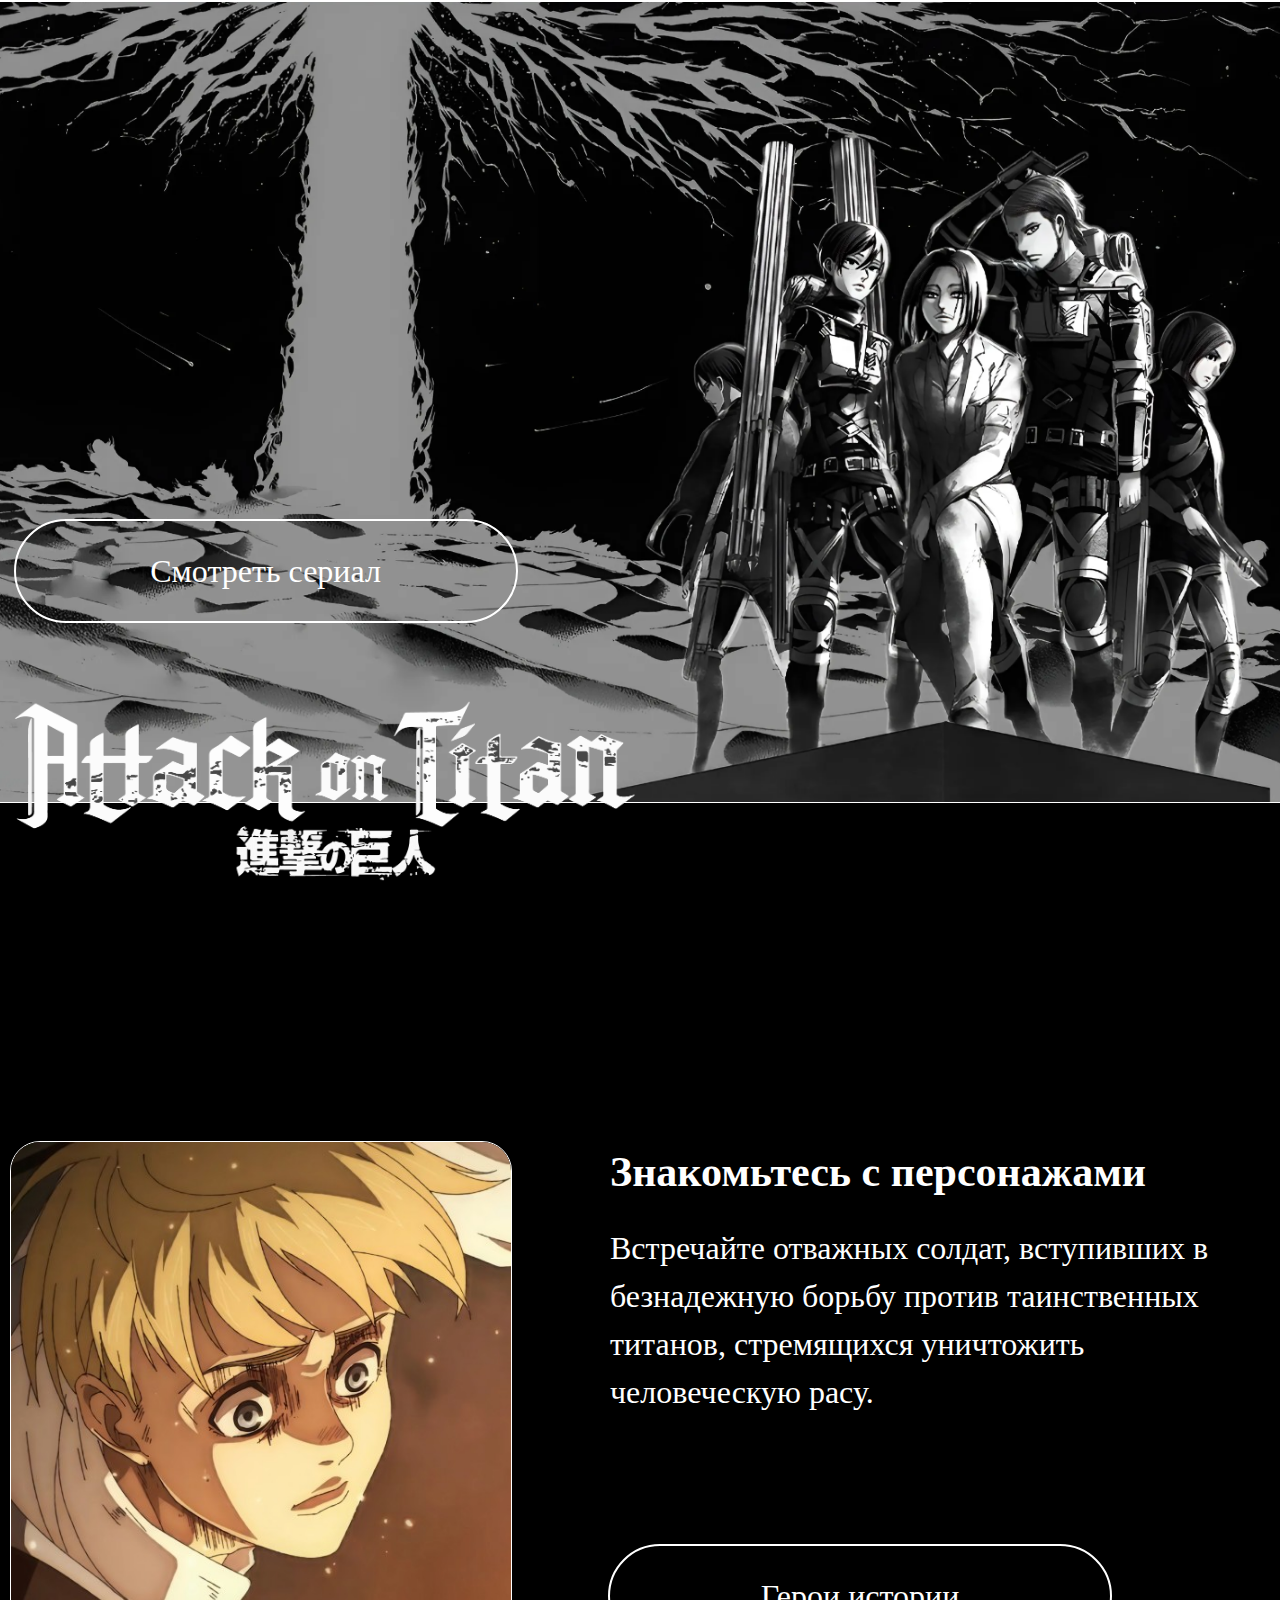
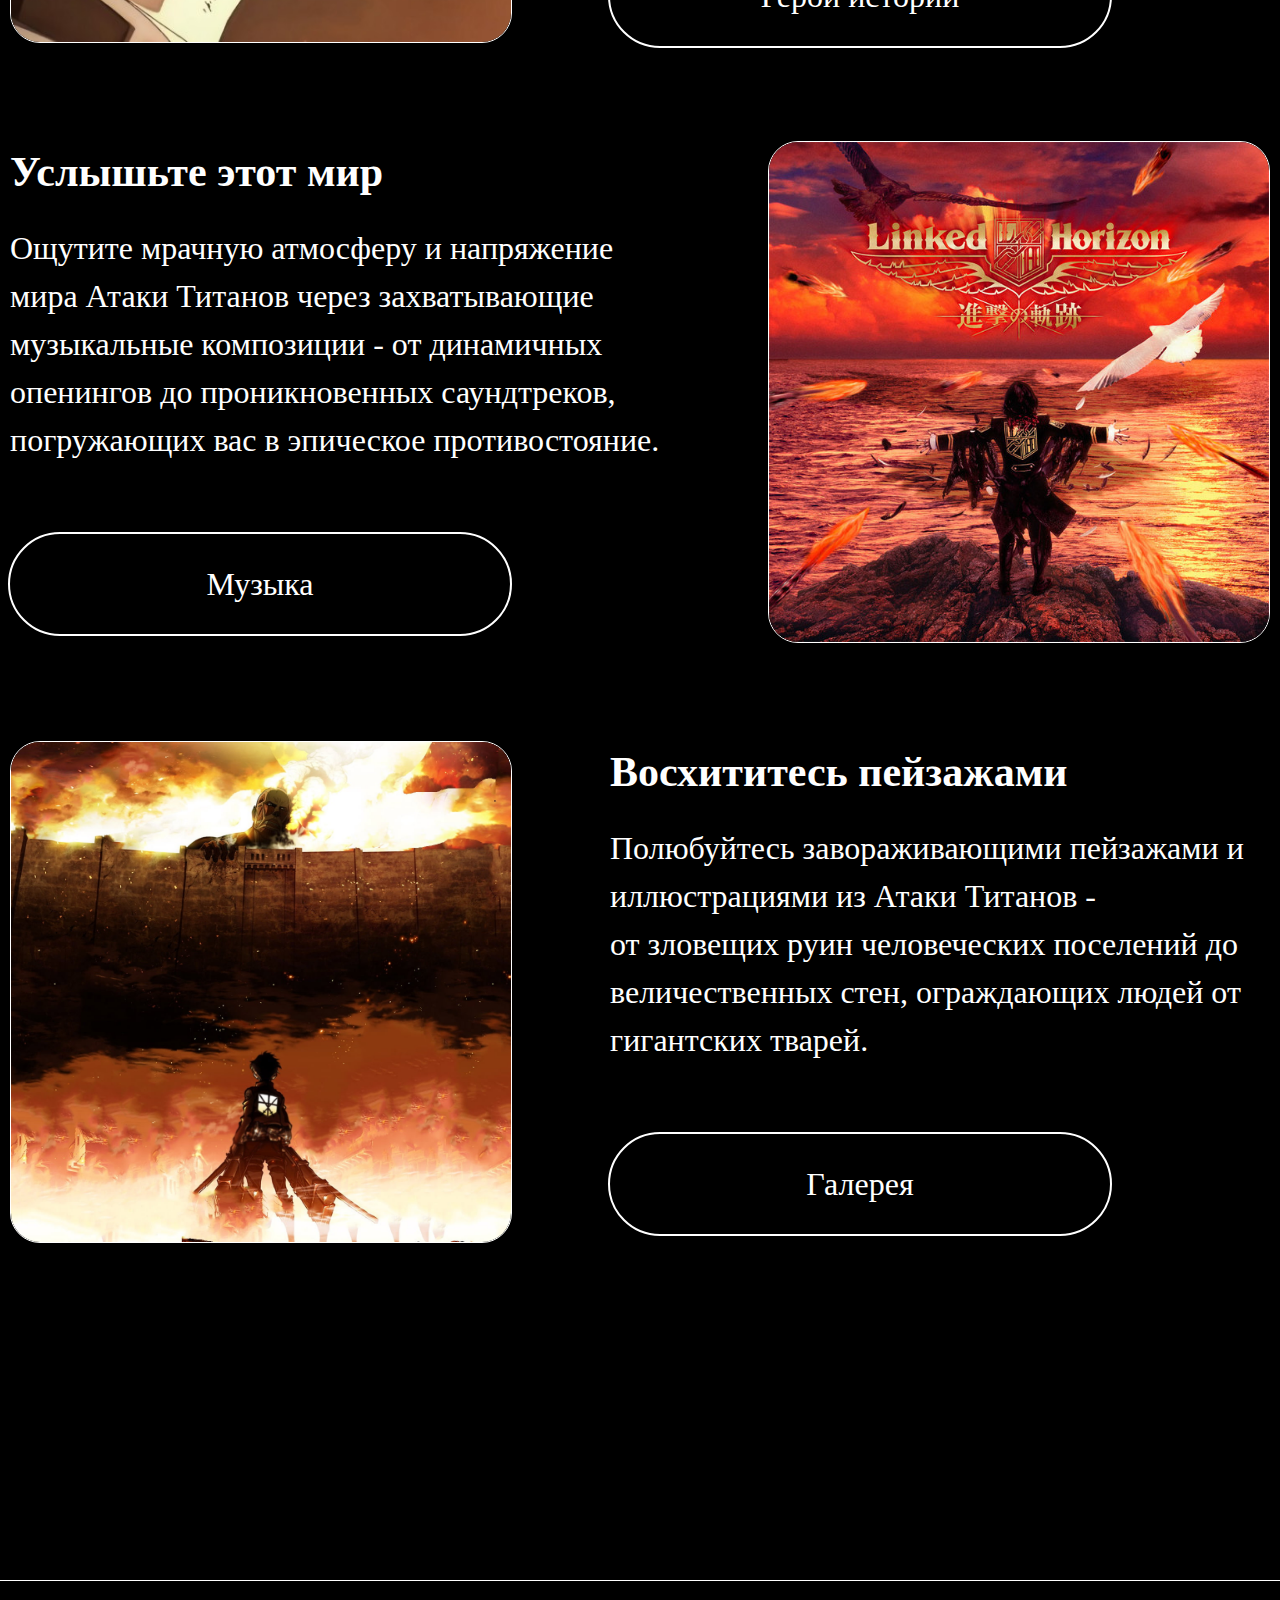
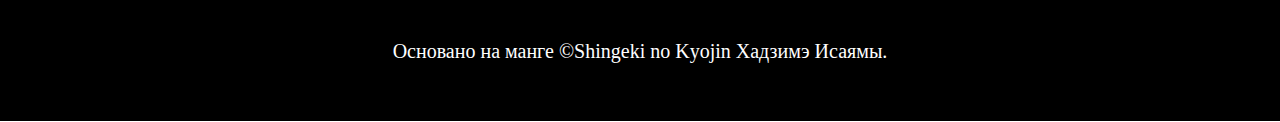
<file: index.html>
<!DOCTYPE html>
<html lang="ru">
<head>
  <meta charset="UTF-8">
  <meta name="viewport" content="width=device-width, initial-scale=1.0">
  <title>Attack on Titan</title>
  <link rel="stylesheet" href="style.css">
</head>
<body>
  <div class="page" >
    <header class="header">
      <div class="header-bg"></div>
       <a href="serial/index.html" class="header-button">Смотреть сериал</a>
       <a href="../index.html"><img class="header-logo" src="./img/logo.png" alt="Логотип" /></a>
    </header>
    <div class="content">
      <div class="content-block">
        <img class="content-image" src="./img/armin.jpg" alt="Картинка 1">
        <div class="content-text">
          <h2 class="content-title">Знакомьтесь с персонажами</h2>
          <p class="content-description" >Встречайте отважных солдат, вступивших в 
          безнадежную борьбу против таинственных титанов, стремящихся уничтожить человеческую расу.</p>
          <a href="characters/index.html" class="content-button1">Герои истории</a>
        </div>

      </div>
      <div class="content-block1">
        <img class="content-image1" src="./img/music.jpg" alt="Картинка 2">
        <div class="content-text1">
          <h2 class="content-title1">Услышьте этот мир</h2>
          <p class="content-description1">Ощутите мрачную атмосферу и напряжение мира 
          Атаки Титанов через захватывающие музыкальные композиции - от динамичных опенингов 
        до проникновенных саундтреков, погружающих вас в эпическое противостояние.</p>
        <a href="music/index.html" class="content-button2">Музыка</a>
        </div>

      </div>
      <div class="content-block">
        <img class="content-image" src="./img/gallery.jpg" alt="Картинка 3">
        <div class="content-text">
          <h2 class="content-title">Восхититесь пейзажами</h2>
          <p class="content-description">Полюбуйтесь завораживающими пейзажами и иллюстрациями 
          из Атаки Титанов - от зловещих руин человеческих поселений до величественных стен, 
        ограждающих людей от гигантских тварей.</p>
        <a href="arts/index.html" class="content-button2">Галерея</a>
        </div>

      </div>
    </div>
    <footer class="footer">

      <div class="footer-text">Основано на манге ©Shingeki no Kyojin Хадзимэ Исаямы.</div>
    </footer>
  </div>
</body>
</html>
</file>
<file: style.css>
body {
  background-color: #242424;
  margin: 0px;
  font-family: Cormorant, serif ;
  font-size: 16px;
  line-height: 1.5;
  display: flex;
  justify-content: center;
  align-items: center;
  min-height: 0vh;
  color: #fff;


}
.page {
    border: 1px solid #fff;
}
.wrapper {
  width: 1440px;
  max-width: 100%;

  display: flex;
  flex-direction: column;
  justify-content: center;
  align-items: center;
  background-color: #242424;

}

.header {
  width: 1440px;
  height: 1140px;
  position: relative;
  background-color: black;
}

.header-bg {
  width: 1440px;
  height: 800px;
  background-image: url('./img/header.jpeg');
  background-size: cover;
  background-position: center;
  border: 1px solid #fff;
}

.header-button {
  position: absolute;
  font-family: Cormorant, serif;
  color: #fff;
  top: 50%;
  left: 24%;
  transform: translate(-50%, -50%);
  width: 500px;
  height: 100px;
  font-size: 32px;
  background-color: transparent;
  border: 2px solid #fff;
  cursor: pointer;
  border-radius: 100px;
  text-decoration: none; /* Убираем подчеркивание ссылки */
  display: flex; /* Делаем кнопку блочным элементом */
  line-height: 100px; /* Центрируем текст по вертикали */
  justify-content: center;
  align-items: center;
}

.header-logo {
  position: absolute;
  top: 790px;
  left:80px;
  transform: translateY(-50%);
  width: 650px;
  height: 200px;
  cursor: pointer;
}
.content {
  display: flex;
  flex-direction: column;
  align-items: center;
  width: 1440px;
  height: 2040px;
  background-color: black;
}

.content-block {
  width: 1260px;
  height: 500px;
  display: flex;
  justify-content: space-between;
  margin-bottom: 100px;
}

.content-image {
  width: 500px;
  height: 500px;
  object-fit: cover;
  border: 1px solid #fff;
  border-radius: 30px;
}

.content-right {
  display: flex;
  flex-direction: column;
  justify-content: space-between;
  width: 760px;
  padding-right: 100px;
}

.content-text {
  font-family: Cormorant, serif;
  color: #fff;
  width: 660px;
  height: 505px;
  display: 240px;
  flex-direction: column;
  justify-content: space-between;
  text-align: left; 
}

.content-title {
  font-size: 42px;
  margin: 0px;
  margin-bottom: 20px;
}

.content-description {
  font-size: 32px;
  line-height: 1.5;
  margin: 0;
}

.content-button2 {
  position: absolute;
  font-family: Cormorant, serif;
  color: #fff;
  margin-top: 120px;
  margin-left: 250px;
  transform: translate(-50%, -50%);
  width: 500px;
  height: 100px;
  font-size: 32px;
  background-color: transparent;
  border: 2px solid #fff;
  cursor: pointer;
  border-radius: 100px;
  text-decoration: none; /* Убираем подчеркивание ссылки */
  display: flex; /* Делаем кнопку блочным элементом */
  line-height: 100px; /* Центрируем текст по вертикали */
  justify-content: center;
  align-items: center;
}
.content-button {
  width: 500px;
  height: 100px;
  font-family: Cormorant, serif;
  color: #fff;
  font-size: 32px;
  background-color: transparent;
  border: 1px solid #fff;
  cursor: pointer;
  border-radius: 100px;
  margin-top: 130px;
}

.content-block1 {
  width: 1260px;
  height: 500px;
  display: flex;
  justify-content: space-between;
  margin-bottom: 100px;
  flex-direction: row-reverse; /* меняем направление на обратное */
}

.content-image1 {
  width: 500px;
  height: 500px;
  object-fit: cover;
  border: 1px solid #fff;
  border-radius: 30px;
}

.content-right1 {
  display: flex;
  flex-direction: column;
  justify-content: space-between;
  width: 760px;
  padding-right: 100px; /* меняем отступ на правый */
}

.content-text1 {
  font-family: Cormorant, serif;
  color: #fff;
  width: 660px;
  height: 505px;
    display: 240px;
  flex-direction: column;
  justify-content: space-between;
  text-align: left; 
}

.content-title1 {
  font-size: 42px;
  margin: 0px;
  margin-bottom: 20px;
}

.content-description1 {
  font-size: 32px;
  line-height: 1.5;
  margin: 0;
}

.content-button1 {
  position: absolute;
  font-family: Cormorant, serif;
  color: #fff;
  margin-top: 180px;
  margin-left: 250px;
  transform: translate(-50%, -50%);
  width: 500px;
  height: 100px;
  font-size: 32px;
  background-color: transparent;
  border: 2px solid #fff;
  cursor: pointer;
  border-radius: 100px;
  text-decoration: none; /* Убираем подчеркивание ссылки */
  display: flex; /* Делаем кнопку блочным элементом */
  line-height: 100px; /* Центрируем текст по вертикали */
  justify-content: center;
  align-items: center;
}
  


.footer {
	width:100%;
	height : 100px;
	padding: 20px 0;
	display: flex;
	flex-direction: column;
	align-items: center;
	justify-content: center;
	outline: 1px  solid #fff;
	background-color: #000;

  }
  
  .footer-text {
	font-family: 'Cormorant', normal;
	color: #fff;
	margin-top: 0px;
	font-size: 20px;
	text-align: center;
	display: flex;
	justify-content: center;
	align-items: center;
  }
</file>
